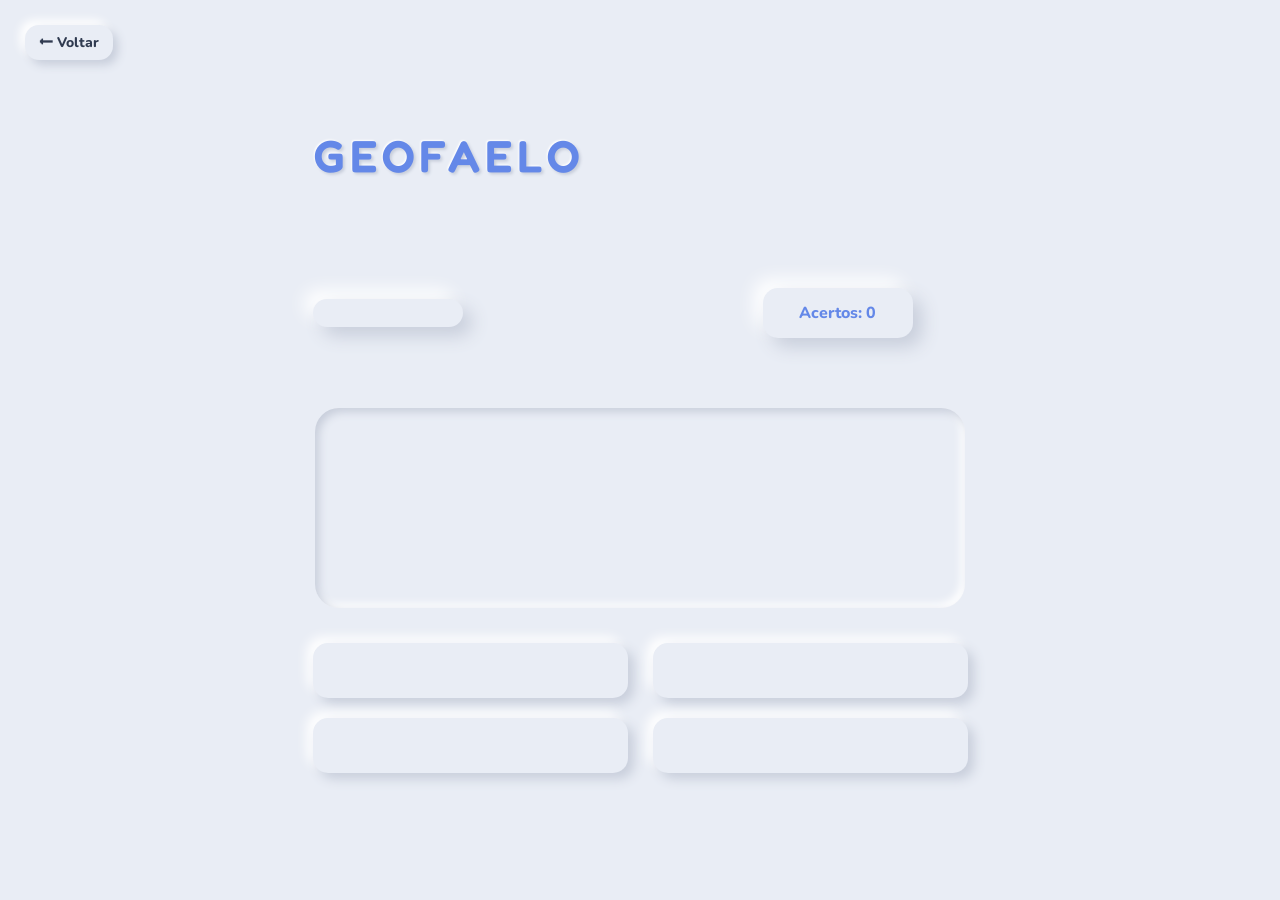
<file: jogo.html>
<!DOCTYPE html>
<html lang="en">

<head>
    <meta charset="UTF-8">
    <meta name="viewport" content="width=device-width, initial-scale=1.0">
    <link rel="preconnect" href="https://fonts.googleapis.com">
    <link rel="preconnect" href="https://fonts.gstatic.com" crossorigin>
    <link
        href="https://fonts.googleapis.com/css2?family=Cormorant+Garamond:ital,wght@0,300..700;1,300..700&family=Fredoka:wght@300..700&family=Nunito:ital,wght@0,200..1000;1,200..1000&display=swap"
        rel="stylesheet">

    <title>jogo</title>
    <link rel="stylesheet" href="jogo.css">
    <script src="jogo.js" defer></script>

</head>

<body>

    <button id="voltar" class="voltar">🠔 Voltar</button>
    <h1 id="titulo" class="titulo"></h1>
    <div id="contadores" class="contadores">
        <p id="contador" class="contador"></p>
        <p id="acertos" class="acertos">Acertos: 0</p>
    </div>
    <div id="base" class="base"></div>
    <button id="1" class="opcao"></button>
    <button id="2" class="opcao"></button>
    <button id="3" class="opcao"></button>
    <button id="4" class="opcao"></button>

</body>

</html>
</file>
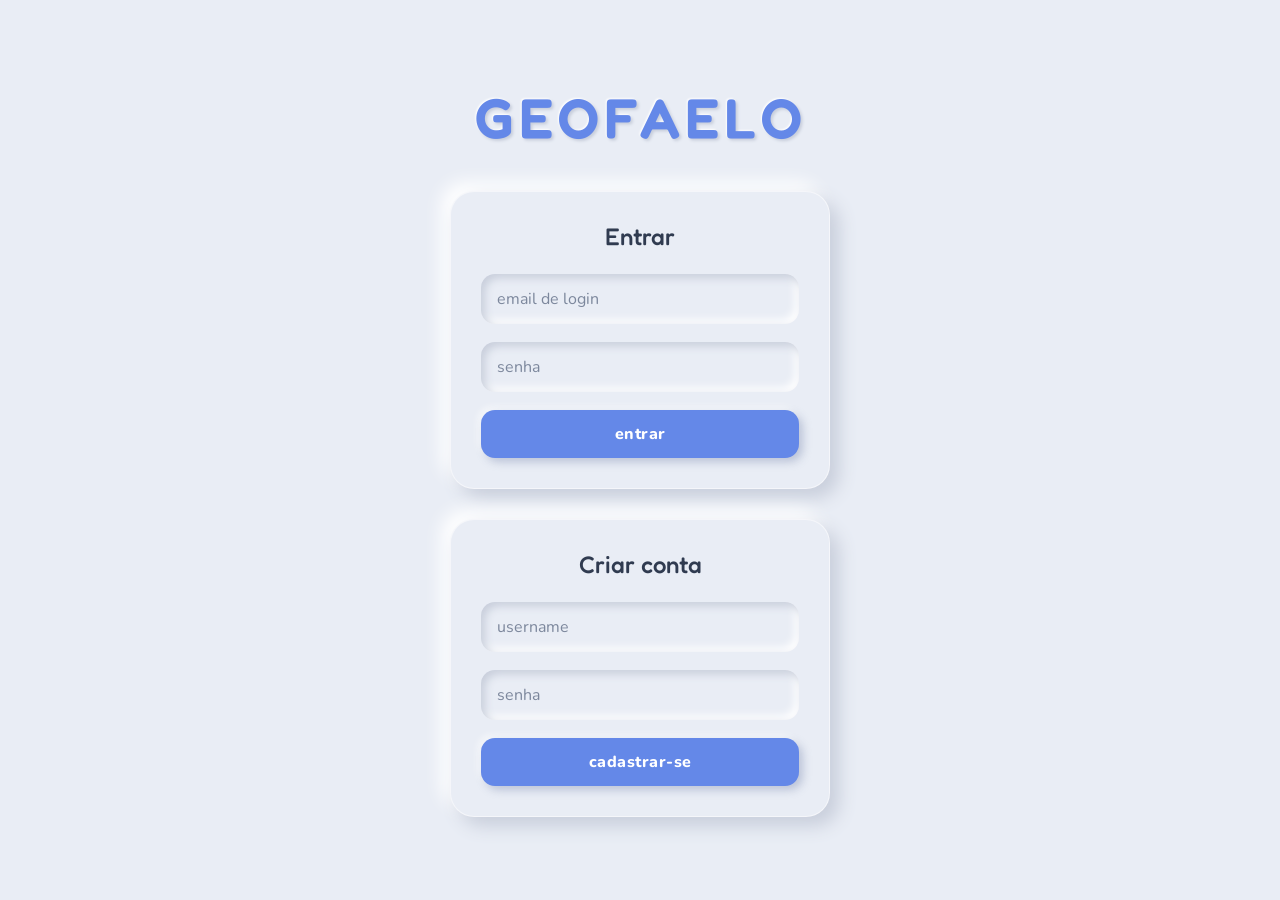
<file: login.html>
<!DOCTYPE html>
<html lang="pt-BR">

<head>
    <meta charset="UTF-8">
    <title>Login</title>
</head>

<body>
    <form id="form1">
         <link rel="preconnect" href="https://fonts.googleapis.com">
    <link rel="preconnect" href="https://fonts.gstatic.com" crossorigin>
    <link
        href="https://fonts.googleapis.com/css2?family=Cormorant+Garamond:ital,wght@0,300..700;1,300..700&family=Fredoka:wght@300..700&family=Nunito:ital,wght@0,200..1000;1,200..1000&display=swap"
        rel="stylesheet">
        <input type="text" name="username" placeholder="email de login">
        <input type="password" name="password" placeholder="senha">
        <link rel="stylesheet" href="login.css">
        <button>entrar</button>
    </form>
    <form id="form2">
        <input type="text" name="username" id="nome" placeholder="username">
        <input type="password" name="password" placeholder="senha">
        <button id="btCadastro">cadastrar-se</button>
    </form>
    <script>


        const frmLogin = document.querySelector('#form1')

        frmLogin.addEventListener('submit', async (ev) => {
            ev.preventDefault()
            const response = await fetch("/login", {
                method: "POST",
                headers: { "Content-type": "application/json" },
                body: JSON.stringify({
                    "username": frmLogin.username.value,
                    "password": frmLogin.password.value
                })
            })

            if (response.status == 404)
                return alert("Usuário não encontrado")

            if (response.status == 401)
                return alert("Senha incorreta")

            if (response.ok) {
                window.location.href = "/home"
                return
            }

            alert("Não deveria chegar aqui")
        })
        const frmCadastro = document.querySelector('#form2')
        frmCadastro.addEventListener('submit', async (ev) => {
            ev.preventDefault()
            const response = await fetch("/user", {
                method: "POST",
                headers: { "Content-type": "application/json" },
                body: JSON.stringify({
                    "username": frmCadastro.username.value,
                    "password": frmCadastro.password.value
                })
            })
            frmCadastro.username.value = ""
            frmCadastro.password.value = ""
        })

    </script>
</body>

</html>
</file>
<file: jogo.css>
@import url('https://fonts.googleapis.com/css2?family=Fredoka:wght@400;500;600;700&family=Nunito:wght@400;500;600;700;800&display=swap');

/* =========================================
   GEOFAELO — GAME SOFT UI DESIGN
   ========================================= */

:root {
    --fundo: #e9edf5;
    --superficie: #e9edf5;

    --texto: #303b50;
    --texto-secundario: #7c879c;

    --azul: #6488e8;
    --azul-escuro: #4d70d0;
    --azul-claro: #8eabff;

    --sombra-clara: #ffffff;
    --sombra-escura: #c8cedb;

    --raio-card: 24px;
    --raio-botao: 16px;

    --sombra-card:
        9px 9px 18px var(--sombra-escura),
        -9px -9px 18px var(--sombra-clara);

    --sombra-interna:
        inset 4px 4px 8px var(--sombra-escura),
        inset -4px -4px 8px var(--sombra-clara);
}

/* ---------- Reset geral ---------- */

* {
    margin: 0;
    padding: 0;
    box-sizing: border-box;
}

body {
    min-height: 100vh;
    padding: 35px 25px 50px;

    display: flex;
    flex-direction: column;
    align-items: center;

    background: var(--fundo);
    color: var(--texto);

    font-family: "Nunito", sans-serif;
    -webkit-font-smoothing: antialiased;
}

/* ---------- Identidade GEOFAELO ---------- */

body::before {
    content: "GEOFAELO";

    display: block;
    margin-bottom: 35px;

    font-family: "Fredoka", sans-serif;
    font-size: clamp(2rem, 5vw, 2.8rem);
    font-weight: 600;
    letter-spacing: 5px;

    color: var(--azul);

    text-shadow:
        2px 2px 3px var(--sombra-escura),
        -1px -1px 2px var(--sombra-clara);
}

/* ---------- Botão voltar ---------- */

.voltar {
    position: absolute;
    top: 25px;
    left: 25px;

    padding: 12px 20px;

    border: none;
    border-radius: 14px;

    background: var(--superficie);
    color: var(--texto);

    font-family: "Nunito", sans-serif;
    font-size: 0.95rem;
    font-weight: 800;

    cursor: pointer;

    box-shadow:
        5px 5px 10px var(--sombra-escura),
        -5px -5px 10px var(--sombra-clara);

    transition: 0.2s ease;
}

.voltar:hover {
    color: var(--azul);
    transform: translateY(-2px);
}

.voltar:active {
    box-shadow: var(--sombra-interna);
    transform: translateY(1px);
}

.voltar:focus-visible {
    outline: 3px solid var(--azul-claro);
    outline-offset: 4px;
}

/* ---------- Título do jogo ---------- */

.titulo {
    width: 100%;
    max-width: 850px;

    margin-bottom: 30px;

    font-family: "Fredoka", sans-serif;
    font-size: clamp(1.6rem, 4vw, 2.3rem);
    font-weight: 500;

    text-align: center;
    line-height: 1.3;

    color: var(--texto);
}

/* ---------- Contadores ---------- */

.contadores {
    width: 100%;
    max-width: 600px;

    display: flex;
    align-items: center;
    justify-content: space-between;
    gap: 20px;

    margin-bottom: 35px;
}

.contador,
.acertos {
    min-width: 150px;

    padding: 14px 22px;

    border-radius: 15px;

    background: var(--superficie);

    font-size: 1rem;
    font-weight: 800;
    text-align: center;

    color: var(--texto);

    box-shadow: var(--sombra-card);
}

.acertos {
    color: var(--azul);
}

/* ---------- Área principal ---------- */

.base {
    width: 100%;
    max-width: 650px;
    min-height: 240px;

    display: flex;
    justify-content: center;
    align-items: center;

    padding: 30px;
    margin-bottom: 35px;

    border-radius: var(--raio-card);

    background: var(--superficie);

    box-shadow: var(--sombra-interna);

    overflow: hidden;
}

/* Imagens de mapas e bandeiras */

.base img {
    display: block;

    max-width: 100%;
    max-height: 320px;

    width: auto;
    height: auto;

    object-fit: contain;

    border-radius: 12px;
}

/* Textos de capitais, continentes e países */

.base p {
    font-family: "Fredoka", sans-serif;
    font-size: clamp(2rem, 6vw, 3.2rem);
    font-weight: 500;

    text-align: center;

    color: var(--azul);

    overflow-wrap: anywhere;
}

/* ---------- Alternativas ---------- */

.opcao {
    width: 100%;
    max-width: 315px;
    min-height: 75px;

    padding: 16px 22px;

    border: none;
    border-radius: var(--raio-botao);

    background: var(--superficie);
    color: #355b49;

    font-family: "Nunito", sans-serif;
    font-size: 1.05rem;
    font-weight: 800;

    cursor: pointer;

    box-shadow:
        6px 6px 12px var(--sombra-escura),
        -6px -6px 12px var(--sombra-clara);

    transition:
        transform 0.2s ease,
        box-shadow 0.2s ease,
        color 0.2s ease;
}

/* Organização dos quatro botões */

body {
    display: grid;
    grid-template-columns: repeat(2, minmax(0, 315px));
    justify-content: center;
    align-content: center;
    column-gap: 25px;
    row-gap: 20px;
}

/* Elementos que ocupam a largura inteira */

body::before,
.voltar,
.titulo,
.contadores,
.base {
    grid-column: 1 / -1;
}

.opcao {
    justify-self: center;
}

/* Efeitos dos botões */

.opcao:hover:not(:disabled) {
    color: var(--azul);
    transform: translateY(-3px);

    box-shadow:
        8px 8px 15px var(--sombra-escura),
        -8px -8px 15px var(--sombra-clara);
}

.opcao:active:not(:disabled) {
    transform: translateY(1px);
    box-shadow: var(--sombra-interna);
}

.opcao:focus-visible {
    outline: 3px solid var(--azul-claro);
    outline-offset: 4px;
}

/* ---------- Respostas ---------- */

.opcao.correto {
    border: 2px solid #80cba2;
}

.opcao.errado {
    border: 2px solid #e6a0a0;
}

/* Botões desabilitados após responder */

.opcao:disabled {
    cursor: not-allowed;
    opacity: 1;
    transform: none;
}

/* ---------- Fim de jogo ---------- */

.base p {
    max-width: 100%;
}

/* ---------- Responsividade ---------- */

@media (max-width: 650px) {

    body {
        padding: 100px 20px 35px;

        grid-template-columns: minmax(0, 1fr);
        row-gap: 18px;
    }

    body::before {
        font-size: 2.3rem;
        margin-bottom: 15px;
    }

    .voltar {
        top: 20px;
        left: 20px;
    }

    .titulo {
        font-size: 1.7rem;
        margin-bottom: 15px;
    }

    .contadores {
        gap: 12px;
        margin-bottom: 15px;
    }

    .contador,
    .acertos {
        min-width: 0;
        flex: 1;
        padding: 13px 10px;
        font-size: 0.9rem;
    }

    .base {
        min-height: 210px;
        padding: 20px;
        margin-bottom: 15px;
    }

    .base img {
        max-height: 250px;
    }

    .base p {
        font-size: 2.3rem;
    }

    .opcao {
        max-width: 100%;
        min-height: 65px;
        font-size: 0.95rem;
    }
}

/* ---------- Telas muito pequenas ---------- */

@media (max-width: 360px) {

    body {
        padding-left: 14px;
        padding-right: 14px;
    }

    .opcao {
        padding: 12px;
        font-size: 0.85rem;
    }

    .contador,
    .acertos {
        font-size: 0.8rem;
    }
}

/* ---------- Acessibilidade ---------- */

@media (prefers-reduced-motion: reduce) {

    *,
    *::before,
    *::after {
        transition-duration: 0.01ms !important;
        animation-duration: 0.01ms !important;
    }
}

/* Impede que padding e bordas aumentem os elementos */
* {
    box-sizing: border-box;
}

/* Limita a largura geral do jogo */
body {
    width: min(900px, calc(100% - 32px));
    margin: 0 auto;
    padding: 30px 0;
}

/* Área onde aparecem mapas, bandeiras e perguntas */
.base {
    width: 100%;
    min-width: 0;
    display: flex;
    justify-content: center;
    align-items: center;
    overflow: hidden;
}

/* Limita o tamanho das imagens */
.base img {
    display: block;
    width: auto;
    height: auto;
    max-width: min(100%, 520px);
    max-height: 350px;
    object-fit: contain;
    margin: 0 auto;
}

/* Evita que os botões fiquem enormes */
.opcao {
    width: 100%;
    min-width: 0;
    min-height: 65px;
}

/* A resposta correta não deve ser revelada antecipadamente */
.opcao.correto, .opcao.errado {
    border-color: #c8cedb;
    box-shadow: 5px 5px 10px #c8cedb,
                -5px -5px 10px #ffffff;
}

/* Mantém a aparência neutra mesmo ao passar o mouse */
.opcao.correto:hover:not(:disabled) {
    border-color: #c8cedb;
}

/* Área geral do jogo */
body {
    width: min(750px, calc(100% - 32px));
    margin: 0 auto;
    padding: 20px 0;
}

/* Título */
.titulo {
    font-size: 30px;
    margin: 15px 0;
}

/* Contadores */
.contador,
.acertos {
    font-size: 16px;
}

/* Área da imagem ou mapa */
.base {
    width: 100%;
    min-height: 200px;
    max-height: 300px;
    margin: 15px auto;
}

.base img {
    max-width: 400px;
    max-height: 280px;
    object-fit: contain;
}

/* Botões de resposta */
.opcao {
    min-height: 55px;
    padding: 10px 15px;
    font-size: 16px;
    border-radius: 15px;
}

/* Botão voltar */
.voltar {
    padding: 8px 14px;
    font-size: 14px;
}
</file>
<file: login.css>
/* =========================================
   GEOFAELO — LOGIN SOFT UI DESIGN
   ========================================= */

:root {
    --fundo: #e9edf5;
    --superficie: #e9edf5;

    --texto: #303b50;
    --texto-secundario: #7c879c;

    --azul: #6488e8;
    --azul-escuro: #4d70d0;
    --azul-claro: #8eabff;

    --sombra-clara: #ffffff;
    --sombra-escura: #c8cedb;

    --raio-card: 24px;
    --raio-botao: 14px;

    --sombra-card:
        9px 9px 18px var(--sombra-escura),
        -9px -9px 18px var(--sombra-clara);

    --sombra-interna:
        inset 4px 4px 8px var(--sombra-escura),
        inset -4px -4px 8px var(--sombra-clara);
}

/* ---------- Reset geral ---------- */

* {
    margin: 0;
    padding: 0;
    box-sizing: border-box;
}

body {
    min-height: 100vh;
    display: flex;
    flex-direction: column;
    justify-content: center;
    align-items: center;

    padding: 30px 20px;

    background: var(--fundo);
    color: var(--texto);

    font-family: "Nunito", sans-serif;
    -webkit-font-smoothing: antialiased;
}

/* ---------- Título ---------- */

body::before {
    content: "GEOFAELO";

    display: block;
    margin-bottom: 40px;

    font-family: "Fredoka", sans-serif;
    font-size: clamp(2.5rem, 6vw, 3.5rem);
    font-weight: 600;
    letter-spacing: 5px;

    color: var(--azul);

    text-shadow:
        2px 2px 3px var(--sombra-escura),
        -1px -1px 2px var(--sombra-clara);
}

/* ---------- Área dos formulários ---------- */

body {
    gap: 0;
}

form {
    width: 100%;
    max-width: 380px;

    display: flex;
    flex-direction: column;
    gap: 18px;

    padding: 30px;

    background: var(--superficie);
    border: 1px solid rgba(255, 255, 255, 0.55);
    border-radius: var(--raio-card);

    box-shadow: var(--sombra-card);
}

/* Espaçamento entre os cards */

#form2 {
    margin-top: 30px;
}

/* ---------- Títulos dos formulários ---------- */

form::before {
    font-family: "Fredoka", sans-serif;
    font-size: 1.5rem;
    font-weight: 500;
    text-align: center;
    color: var(--texto);

    margin-bottom: 5px;
}

#form1::before {
    content: "Entrar";
}

#form2::before {
    content: "Criar conta";
}

/* ---------- Campos de entrada ---------- */

input {
    width: 100%;
    min-height: 50px;

    padding: 14px 16px;

    border: none;
    outline: none;
    border-radius: var(--raio-botao);

    background: var(--fundo);
    color: var(--texto);

    font-family: "Nunito", sans-serif;
    font-size: 1rem;

    box-shadow: var(--sombra-interna);

    transition:
        box-shadow 0.2s ease,
        background 0.2s ease;
}

input::placeholder {
    color: var(--texto-secundario);
}

input:focus {
    box-shadow:
        inset 2px 2px 5px var(--sombra-escura),
        inset -2px -2px 5px var(--sombra-clara),
        0 0 0 2px var(--azul-claro);
}

/* ---------- Botões ---------- */

form button {
    width: 100%;
    min-height: 48px;

    padding: 13px 20px;

    border: none;
    border-radius: var(--raio-botao);

    background: var(--azul);
    color: white;

    font-family: "Nunito", sans-serif;
    font-size: 1rem;
    font-weight: 800;
    letter-spacing: 0.5px;

    cursor: pointer;

    box-shadow:
        4px 4px 8px rgba(130, 145, 180, 0.45),
        -3px -3px 7px rgba(255, 255, 255, 0.65);

    transition:
        background 0.2s ease,
        transform 0.2s ease,
        box-shadow 0.2s ease;
}

form button:hover {
    background: var(--azul-escuro);
    transform: translateY(-2px);
}

form button:active {
    transform: translateY(1px);

    box-shadow:
        inset 3px 3px 6px rgba(40, 60, 120, 0.25),
        inset -2px -2px 5px rgba(255, 255, 255, 0.15);
}

form button:focus-visible {
    outline: 3px solid var(--azul-claro);
    outline-offset: 4px;
}

/* ---------- Responsividade ---------- */

@media (max-width: 480px) {
    body {
        padding: 25px 20px;
    }

    body::before {
        margin-bottom: 30px;
        font-size: 2.5rem;
        letter-spacing: 3px;
    }

    form {
        padding: 24px;
    }

    #form2 {
        margin-top: 24px;
    }
}

/* ---------- Acessibilidade ---------- */

@media (prefers-reduced-motion: reduce) {
    *,
    *::before,
    *::after {
        transition-duration: 0.01ms !important;
        animation-duration: 0.01ms !important;
    }
}
</file>
